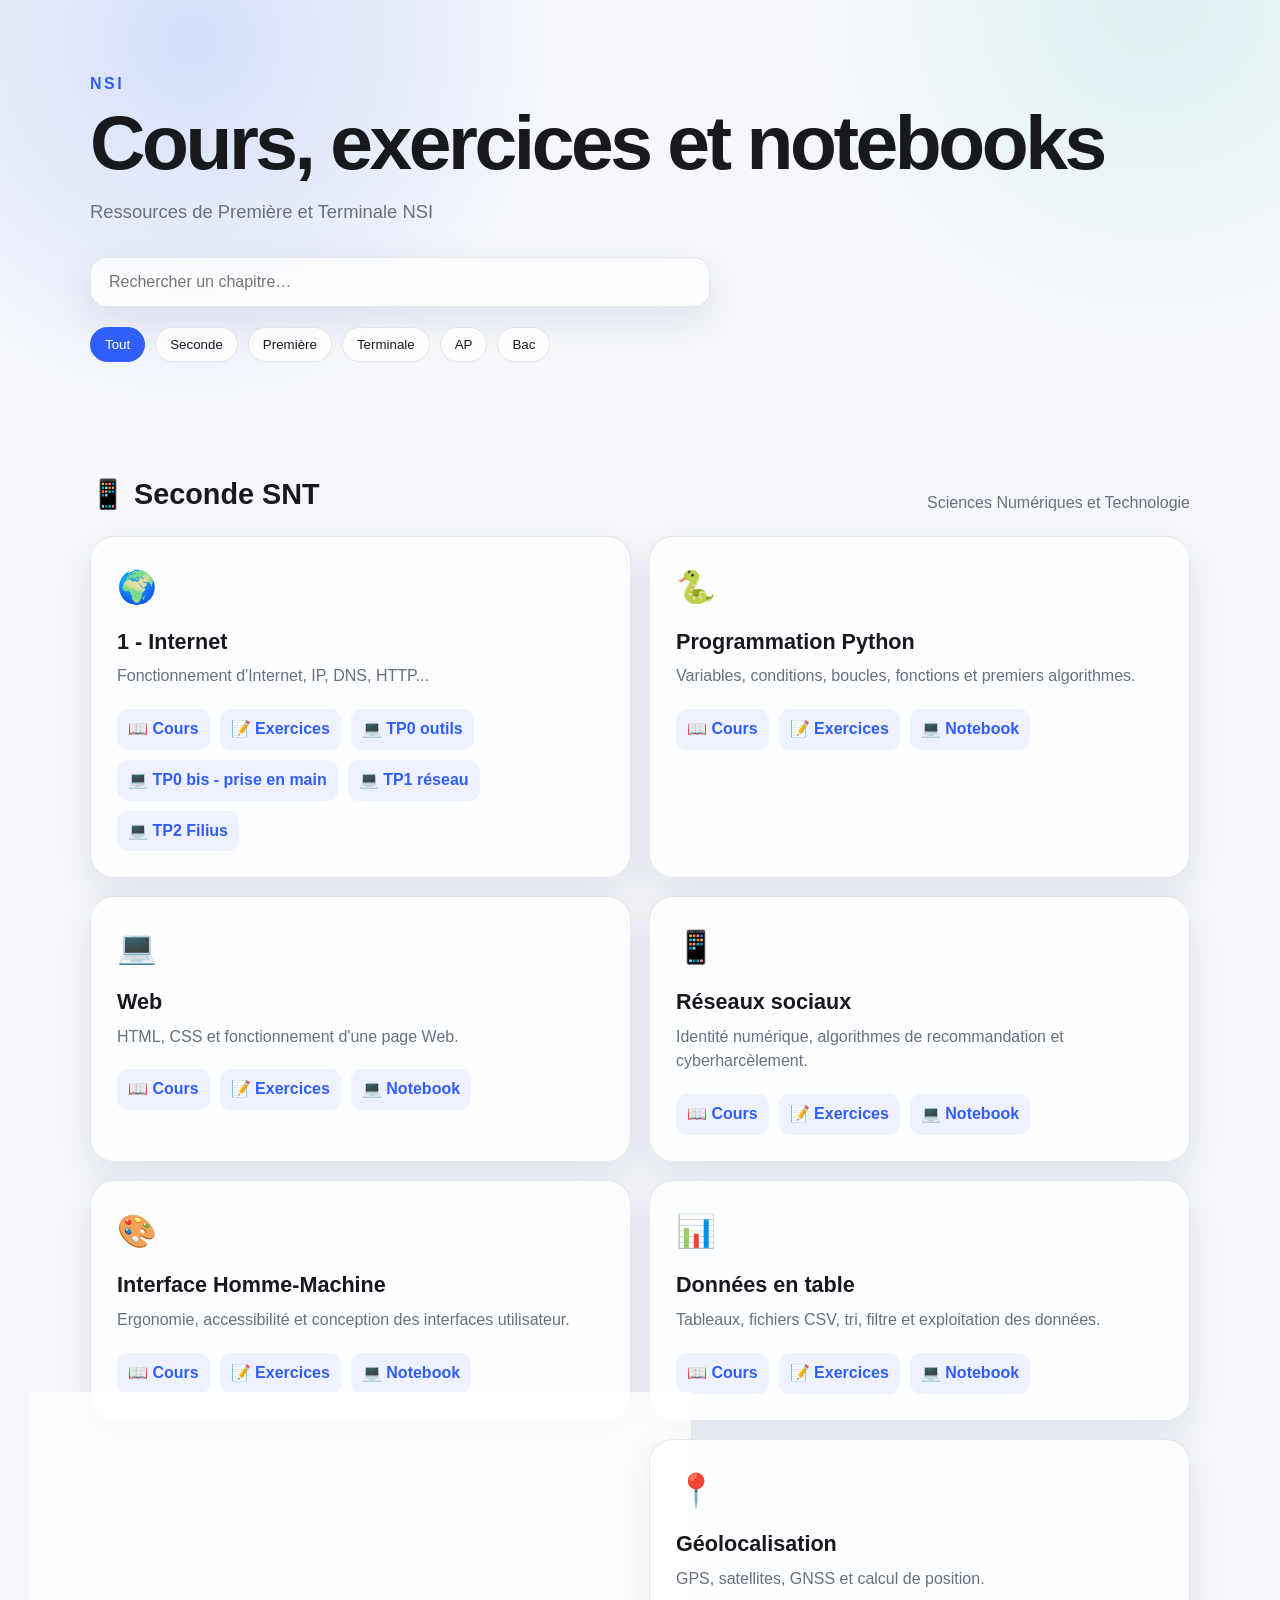
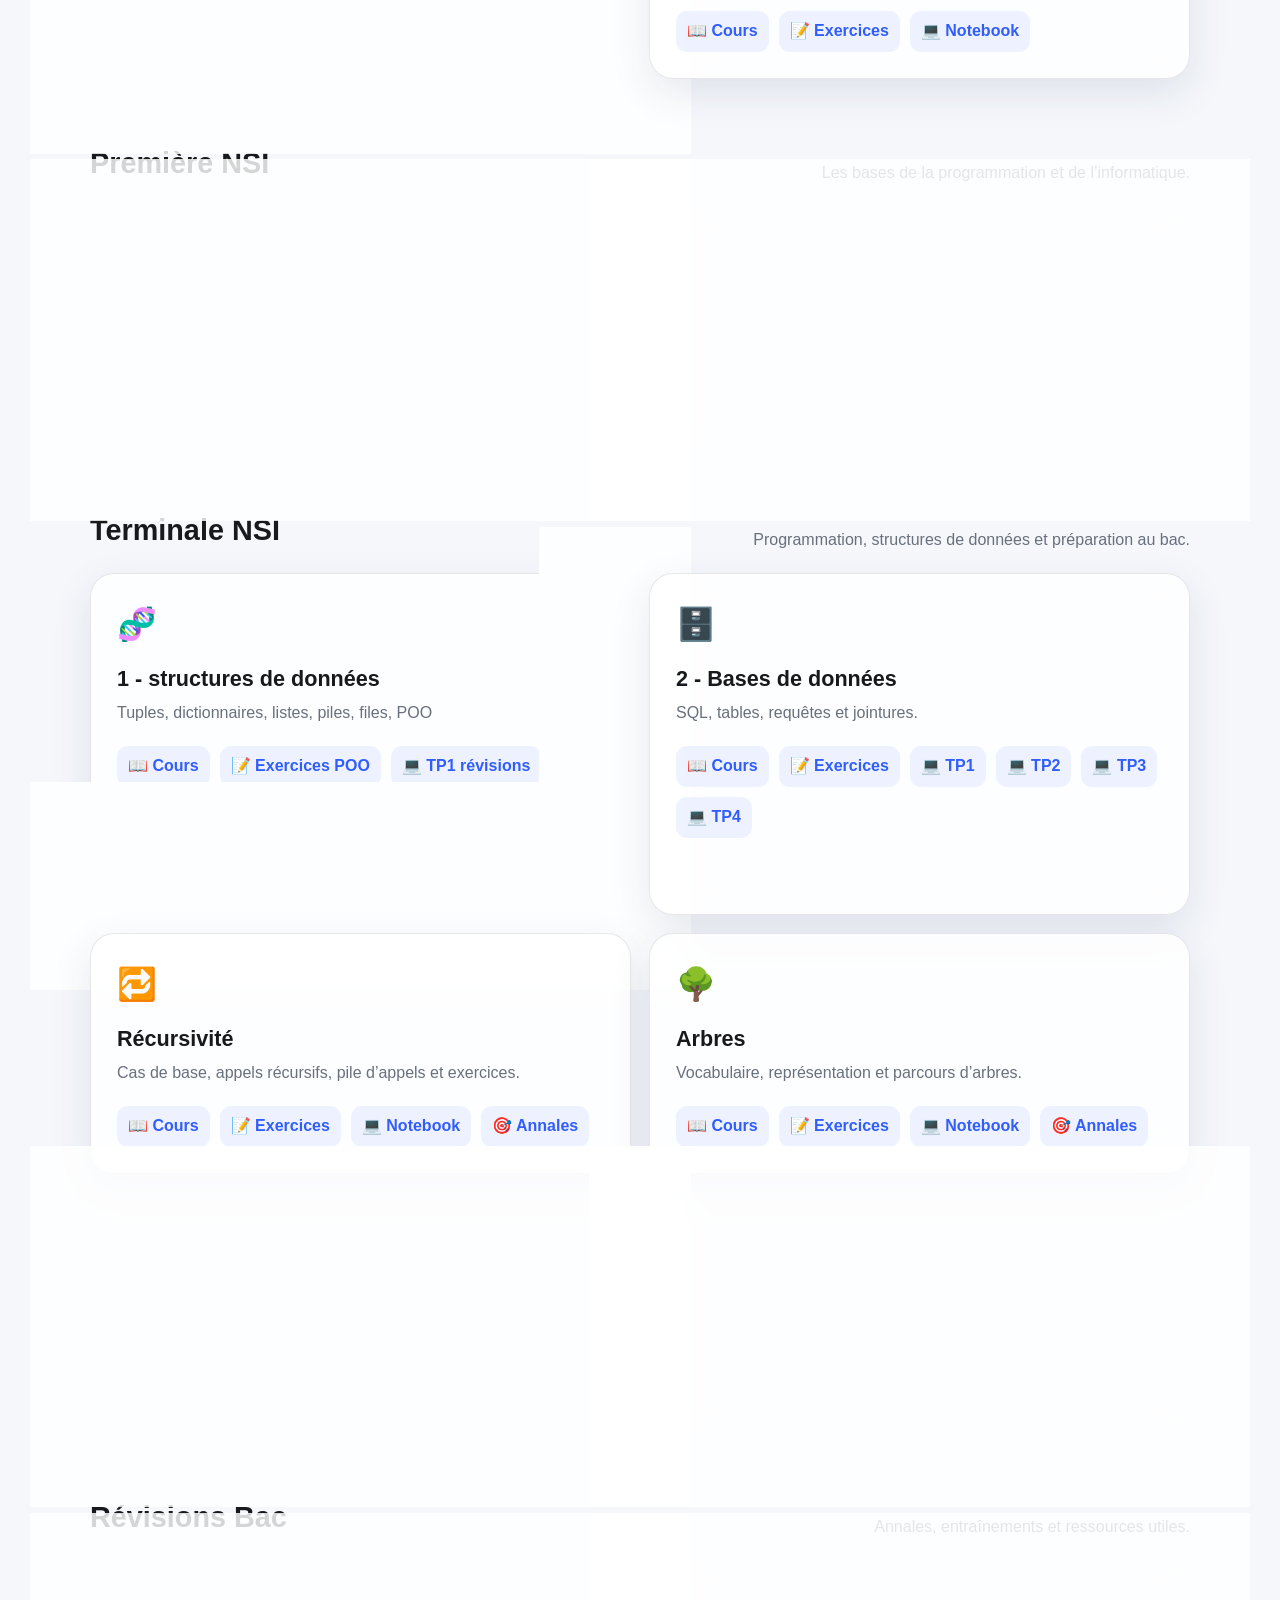
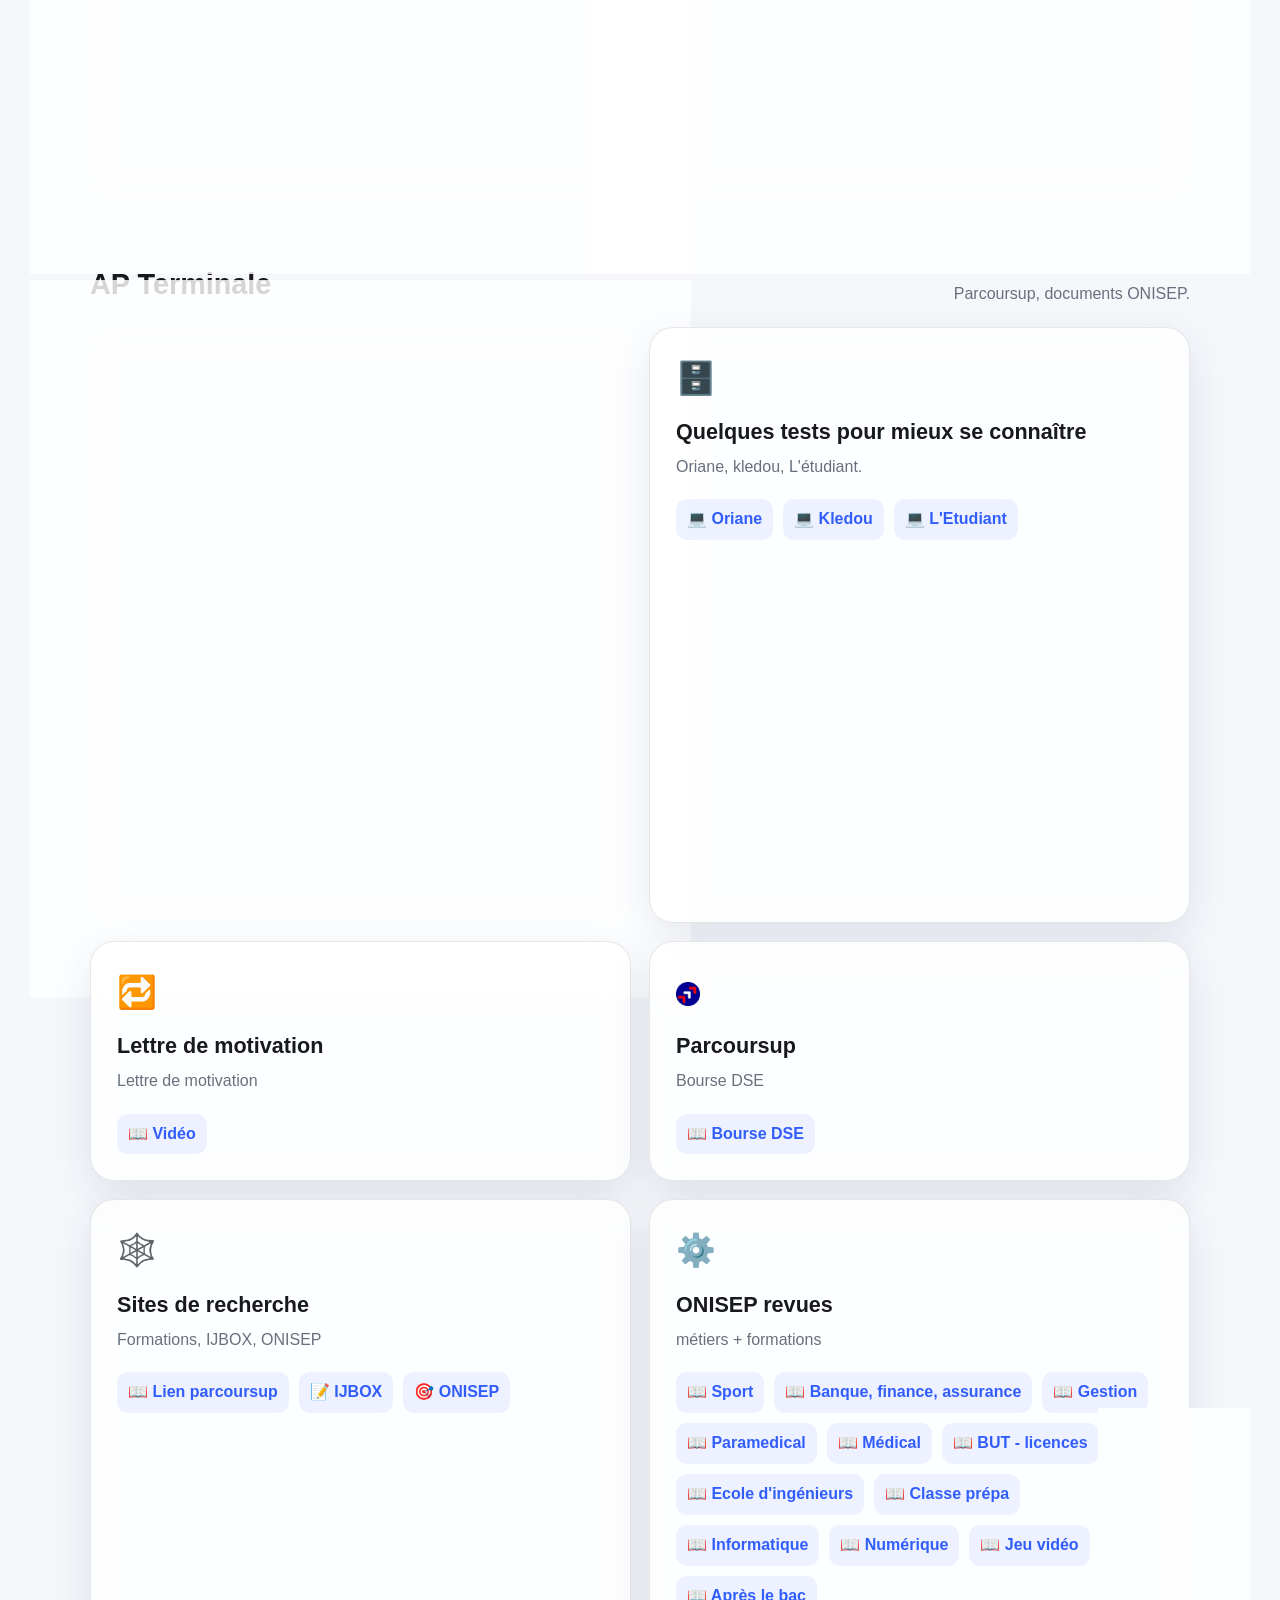
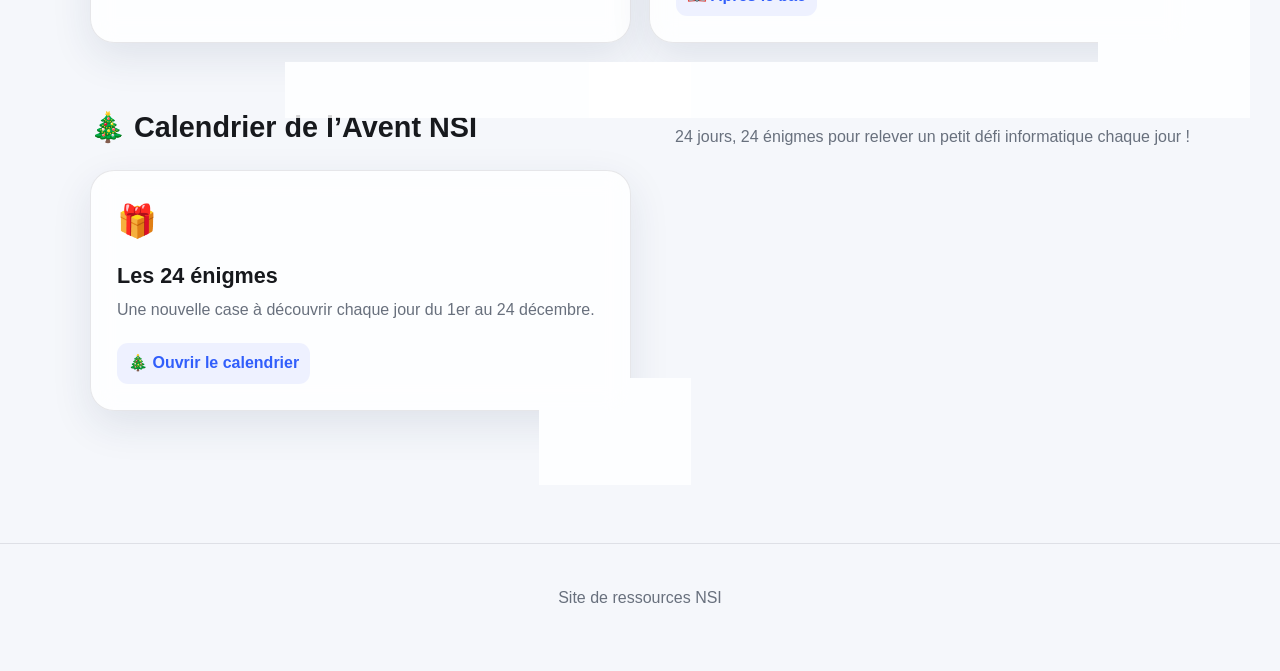
<file: index.html>
<!doctype html>
<html lang="fr">
<head>
  <meta charset="utf-8">
  <meta name="viewport" content="width=device-width, initial-scale=1">
  <title>NSI – Cours et exercices</title>
  <link rel="stylesheet" href="style.css">
</head>
<body>
  <header class="hero">
    <div class="hero-inner">
      <p class="eyebrow">NSI</p>
      <h1>Cours, exercices et notebooks</h1>
      <p class="subtitle">Ressources de Première et Terminale NSI</p>

      <div class="search-wrap">
        <input id="search" type="search" placeholder="Rechercher un chapitre…" aria-label="Rechercher">
      </div>

      <nav class="level-nav">
        <button class="filter active" data-filter="all">Tout</button>
        <button class="filter" data-filter="seconde">Seconde</button>
        <button class="filter" data-filter="premiere">Première</button>
        <button class="filter" data-filter="terminale">Terminale</button>
        <button class="filter" data-filter="terminaleAP">AP</button>
        <button class="filter" data-filter="bac">Bac</button>
      </nav>
    </div>
  </header>

  <main class="container">

<section>

  <div class="section-title">
    <h2>📱 Seconde SNT</h2>
    <p>Sciences Numériques et Technologie</p>
  </div>

  <div class="grid">

    <!-- Internet -->
    <article class="card resource-card"
             data-level="seconde"
             data-search="internet web dns ip http">

      <div class="icon">🌍</div>

      <h3>1 - Internet</h3>

      <p>Fonctionnement d'Internet, IP, DNS, HTTP...</p>

      <div class="links">
        <a href="seconde/1_internet/1_1_coursResume.pdf" target="_blank">📖 Cours</a>
        <a href="seconde/1_internet/1_1_exercicesPhotocopieInternetA5_2.pdf" target="_blank">📝 Exercices</a>
        <a href="seconde/1_internet/DivBy2_coursOutils.pdf" target="_blank">💻 TP0 outils</a>
        <a href="seconde/1_internet/TP0/Prise_en_main_SNT2_TP0.pdf" target="_blank">💻 TP0 bis - prise en main</a>
        <a href="https://capytale2.ac-paris.fr/web/c/d500-7754639/atr" target="_blank">💻 TP1 réseau</a>
        <a href="https://capytale2.ac-paris.fr/web/c/7470-11406621/atr" target="_blank">💻 TP2 Filius</a>
      </div>

    </article>
    <!-- programmation -->
    <article class="card resource-card"
         data-level="seconde"
         data-search="python programmation algorithme variables conditions boucles">

    <div class="icon">🐍</div>

    <h3>Programmation Python</h3>

    <p>Variables, conditions, boucles, fonctions et premiers algorithmes.</p>

    <div class="links">
        <a href="#">📖 Cours</a>
        <a href="#">📝 Exercices</a>
        <a href="#">💻 Notebook</a>
    </div>

   </article>


    <!-- Web -->

    <article class="card resource-card"
             data-level="seconde"
             data-search="html css web">

      <div class="icon">💻</div>

      <h3>Web</h3>

      <p>HTML, CSS et fonctionnement d'une page Web.</p>

      <div class="links">
        <a href="#">📖 Cours</a>
        <a href="#">📝 Exercices</a>
        <a href="#">💻 Notebook</a>
      </div>

    </article>
    
    <!-- réseaux sociaux -->
    <article class="card resource-card"
         data-level="seconde"
         data-search="réseaux sociaux identité numérique cyberharcèlement e-réputation">

    <div class="icon">📱</div>

    <h3>Réseaux sociaux</h3>

    <p>Identité numérique, algorithmes de recommandation et cyberharcèlement.</p>

    <div class="links">
        <a href="#">📖 Cours</a>
        <a href="#">📝 Exercices</a>
        <a href="#">💻 Notebook</a>
    </div>

    </article>
    
    <!-- IHM -->
    <article class="card resource-card"
         data-level="seconde"
         data-search="ihm interface homme machine ergonomie accessibilité">

    <div class="icon">🎨</div>

    <h3>Interface Homme-Machine</h3>

    <p>Ergonomie, accessibilité et conception des interfaces utilisateur.</p>

    <div class="links">
        <a href="#">📖 Cours</a>
        <a href="#">📝 Exercices</a>
        <a href="#">💻 Notebook</a>
    </div>

</article>

   <!-- Données en table -->
   
   <article class="card resource-card"
         data-level="seconde"
         data-search="csv tableur données table excel">

    <div class="icon">📊</div>

    <h3>Données en table</h3>

    <p>Tableaux, fichiers CSV, tri, filtre et exploitation des données.</p>

    <div class="links">
        <a href="#">📖 Cours</a>
        <a href="#">📝 Exercices</a>
        <a href="#">💻 Notebook</a>
    </div>

    </article>

   
   <!-- photographie -->
   <article class="card resource-card"
         data-level="seconde"
         data-search="photographie image pixel résolution couleur compression">

    <div class="icon">📷</div>

    <h3>Photographie numérique</h3>

    <p>Pixels, résolution, codage des couleurs et compression des images.</p>

    <div class="links">
        <a href="#">📖 Cours</a>
        <a href="#">📝 Exercices</a>
        <a href="#">💻 Notebook</a>
    </div>

    </article>
   
   <!-- géolocalisation -->
   <article class="card resource-card"
         data-level="seconde"
         data-search="gps géolocalisation satellites gnss cartographie">

    <div class="icon">📍</div>

    <h3>Géolocalisation</h3>

    <p>GPS, satellites, GNSS et calcul de position.</p>

    <div class="links">
        <a href="#">📖 Cours</a>
        <a href="#">📝 Exercices</a>
        <a href="#">💻 Notebook</a>
    </div>

    </article>


  </div>

</section>

    <section>
      <div class="section-title">
        <h2>Première NSI</h2>
        <p>Les bases de la programmation et de l’informatique.</p>
      </div>

      <div class="grid">
        
        <article class="card resource-card" data-level="premiere" data-search="python variables fonctions conditions boucles">
          <div class="icon">🐍</div>
          <h3>1 - Python (bases) </h3>
          <p>Variables, conditions, boucles et fonctions.</p>
          <div class="links">
            <a href="premiere/structuresDonnees/1_1_coursResumeProgVariables_NSI_A4_2.pdf" target="_blank">📖 Cours</a>
            <!--a href="#">📝 Exercices</a-->
            <a href="https://capytale2.ac-paris.fr/web/c/5b1e-11401341/atr" target="_blank">💻 TP1 </a>
            <a href="https://capytale2.ac-paris.fr/web/c/ac49-11401356/atr" target="_blank">💻 TP2 </a>
          </div>
        </article>

        <article class="card resource-card" data-level="premiere" data-search="réseaux internet tcp ip dns routeur switch">
          <div class="icon">🌐</div>
          <h3>Réseaux</h3>
          <p>Internet, TCP/IP, DNS, routeurs et paquets.</p>
          <div class="links">
            <a href="#">📖 Cours</a>
            <a href="#">📝 Exercices</a>
            <a href="#">🔗 Ressources</a>
          </div>
        </article>
      </div>
    </section>

    <section>
      <div class="section-title">
        <h2>Terminale NSI</h2>
        <p>Programmation, structures de données et préparation au bac.</p>
      </div>

      <div class="grid">
        
        <article class="card resource-card" data-level="terminale" data-search="graphes sommets arêtes parcours bfs dfs">
          <div class="icon">🧬 </div>
          <h3>1 - structures de données</h3>
          <p>Tuples, dictionnaires, listes, piles, files, POO</p>
          <div class="links">
            <a href="terminale/1_StructureDonnees/Cours/1_1_coursStructuresDeDonnees_PourEleves3.pdf" target="_blank">📖 Cours</a>
            <a href="terminale/1_StructureDonnees/Exos/Exercices2.pdf" target="_blank">📝 Exercices POO</a>
            <a href="https://capytale2.ac-paris.fr/web/c/c633-11382351/atr" target="_blank">💻 TP1 révisions</a>
            <a href="https://capytale2.ac-paris.fr/web/c/a87a-11382483/atr" target="_blank">💻 TP2 POO parking</a>
            <a href="https://capytale2.ac-paris.fr/web/c/fea7-11382501/atr" target="_blank">💻 Devoirs (POO) </a>
            <a href="https://capytale2.ac-paris.fr/web/c/f587-11382563/atr" target="_blank">💻 TP3 Piles/Files</a>
          </div>
        </article>


        <article class="card resource-card"
         data-level="terminale"
         data-search="bases de données sql relation jointure">

        <div class="icon">🗄️</div>

        <h3>2 - Bases de données</h3>

        <p>SQL, tables, requêtes et jointures.</p>

        <div class="links">
            <a href="terminale/2_BasesDeDonnees/Cours/1_1_coursBD2.pdf" target="_blank">📖 Cours</a>
            <a href="terminale/2_BasesDeDonnees/TD/RV_1_1_ExercicesBD.pdf" target="_blank">📝 Exercices</a>
            <a href="https://capytale2.ac-paris.fr/web/c/c028-11383329/atr" target="_blank">💻 TP1</a>
            <a href="https://capytale2.ac-paris.fr/web/c/4b9a-11383330/atr" target="_blank">💻 TP2</a>
            <a href="https://capytale2.ac-paris.fr/web/c/9034-11383339/atr" target="_blank">💻 TP3</a>
            <a href="https://capytale2.ac-paris.fr/web/c/f5af-11383318/atr" target="_blank">💻 TP4</a>
        </div>

        </article>
        
        
        <article class="card resource-card" data-level="terminale" data-search="récursivité récursif fibonacci factorielle">
          <div class="icon">🔁</div>
          <h3>Récursivité</h3>
          <p>Cas de base, appels récursifs, pile d’appels et exercices.</p>
          <div class="links">
            <a href="#">📖 Cours</a>
            <a href="#">📝 Exercices</a>
            <a href="#">💻 Notebook</a>
            <a href="#">🎯 Annales</a>
          </div>
        </article>

        <article class="card resource-card" data-level="terminale" data-search="arbres racine feuille noeud parcours binaire">
          <div class="icon">🌳</div>
          <h3>Arbres</h3>
          <p>Vocabulaire, représentation et parcours d’arbres.</p>
          <div class="links">
            <a href="#">📖 Cours</a>
            <a href="#">📝 Exercices</a>
            <a href="#">💻 Notebook</a>
            <a href="#">🎯 Annales</a>
          </div>
        </article>

        <article class="card resource-card" data-level="terminale" data-search="graphes sommets arêtes parcours bfs dfs">
          <div class="icon">🕸️</div>
          <h3>Graphes</h3>
          <p>Sommets, arêtes, parcours et applications.</p>
          <div class="links">
            <a href="#">📖 Cours</a>
            <a href="#">📝 Exercices</a>
            <a href="#">🎯 Annales</a>
          </div>
        </article>

        <article class="card resource-card" data-level="terminale" data-search="paradigmes impératif objet fonctionnel procédural récursivité">
          <div class="icon">⚙️</div>
          <h3>Paradigmes</h3>
          <p>Impératif, objet, fonctionnel et techniques de programmation.</p>
          <div class="links">
            <a href="#">📖 Cours</a>
            <a href="#">📝 Exercices</a>
            <a href="#">💻 Notebook</a>
          </div>
        </article>
      </div>
    </section>

    <section>
      <div class="section-title">
        <h2>Révisions Bac</h2>
        <p>Annales, entraînements et ressources utiles.</p>
      </div>

      <div class="grid">
        <article class="card resource-card" data-level="bac" data-search="bac annales sujets exercices">
          <div class="icon">🎯</div>
          <h3>Annales</h3>
          <p>Sujets classés par thème pour s’entraîner progressivement.</p>
          <div class="links">
            <a href="#">📚 Sujets</a>
            <a href="#">🧭 Par thème</a>
          </div>
        </article>

        <article class="card resource-card" data-level="bac" data-search="capytale basthon pix liens utiles">
          <div class="icon">🔗</div>
          <h3>Liens utiles</h3>
          <p>Accès rapide aux plateformes utilisées en cours.</p>
          <div class="links">
            <a href="#">Capytale</a>
            <a href="#">Basthon</a>
            <a href="#">Pix</a>
          </div>
        </article>
      </div>
    </section>

    <section>
      <div class="section-title">
        <h2>AP Terminale</h2>
        <p>Parcoursup, documents ONISEP.</p>
      </div>

      <div class="grid">
        
        <article class="card resource-card" data-level="terminaleAP" data-search="parcoursup ONISEP">
          <!--div class="icon">🧬 </div-->
          <div class="icon">
              <img src="AP_terminale2/parcoursupLogo.jpeg" alt="Icône Parcoursup" width="24" height="24" style="vertical-align: middle;">
          </div>
          <h3>Documents</h3>
          <p>Parcoursup, outils</p>
          <div class="links">
            <a href="AP_terminale2/documents/Fiche individuelle élève_GG.pdf" target="_blank">📖 Fiche individuelle - séance 1</a>
            <a href="AP_terminale2/documents/parcoursup-2026-en-3-atapes_lhqeycve9er.pdf" target="_blank">📝 Parcoursup</a>
            <a href="https://www.onisep.fr" target="_blank">💻 ONISEP</a>
            <a href="AP_terminale/documents/m-mo-l-ve-onisep-892.pdf" target="_blank">💻 Mémo parcoursup </a>
            <a href="https://www.onisep.fr/avenir-s/accompagner-les-eleves/ressources/parcoursup-accompagner-au-mieux-vos-eleves/parcoursup-des-fiches-pratiques-pour-accompagner-vos-eleves" target="_blank">💻 Fiches ONISEP enseignants / élèves </a>
            <a href="https://www.ac-reims.fr/outils-pour-les-professeurs-principaux-de-terminale-126312" target="_blank">💻 Outils - PP Terminale</a>

            <a href="https://eduscol.education.gouv.fr/5373/mieux-accompagner-pour-une-orientation-plus-juste-les-ambitions-du-plan-avenir?utm_source=chatgpt.com" target="_blank">💻 Eduscol </a>
            <a href="https://www.calameo.com/read/000037547366250ae4355" target="_blank">💻 Brochure PP</a>
             <a href="https://www.parcoursup.gouv.fr/faq/thematiques/fonctionnement-de-parcoursup" target="_blank">💻 Foire aux questions - Parcoursup  </a>
            <a href="https://reso-avenirs.onisep.fr/connaissance-de-soi-et-construction-de-son-projet/preparer-son-orientation-en-1re-et-en-terminale-generale-ou-technologique?utm_source=chatgpt.com" target="_blank">💻 Séquence avenirs</a>
            <a href="https://app.avenirs.onisep.fr/pages/outils-classe?uai=0133195C&idClass=651126614930904034" target="_blank">💻 Avenirs - se connecter </a>
            <a href="https://www.parcoursup.gouv.fr/trouver-une-formation/quelles-formations-sont-accessibles-sur-parcoursup-1318" target="_blank">💻 Parcoursup - Trouver une formation</a>
            <a href="https://gestion.parcoursup.fr/GestionSpring/public/espacePP/ressources#titre-sous-rubrique-fa" target="_blank">💻 Gestion Parcoursup</a>
      
          </div>
        </article>


        <article class="card resource-card"
         data-level="terminaleAP"
         data-search="tests">

        <div class="icon">🗄️</div>

        <h3>Quelques tests pour mieux se connaître</h3>

        <p>Oriane, kledou, L'étudiant.</p>

        <div class="links">
            <a href="https://oriane.info/sorienter" target="_blank">💻 Oriane</a>
            <a href="https://kledou.fr/test-dorientation/" target="_blank">💻 Kledou</a>
            <a href="https://www.letudiant.fr/test.html" target="_blank">💻 L'Etudiant</a>
            <!--a href="https://capytale2.ac-paris.fr/web/c/f5af-11383318/atr" target="_blank">💻 Résultats (lien nuage à faire)</a-->
        </div>

        </article>
        
        
        <article class="card resource-card" data-level="terminaleAP" data-search="lettre de motivation">
          <div class="icon">🔁</div>
          <h3>Lettre de motivation</h3>
          <p>Lettre de motivation</p>
          <div class="links">
            <a href="AP_terminale2/LettreMotivation/Parcoursup _ nos conseils pour rédiger une lettre de motivation.mp4" target="_blank">📖 Vidéo</a>
          </div>
        </article>

        <article class="card resource-card" data-level="terminaleAP" data-search="bourse DSE">
          <div class="icon">
              <img src="AP_terminale2/parcoursupLogo.jpeg" alt="Icône Parcoursup" width="24" height="24" style="vertical-align: middle;">
          </div>
          <h3>Parcoursup</h3>
          <p>Bourse DSE</p>
          <div class="links">
            <a href="https://www.etudiant.gouv.fr/fr" target="_blank">📖 Bourse DSE</a>

          </div>
        </article>

        <article class="card resource-card" data-level="terminaleAP" data-search="IJBOX recherche formation">
          <div class="icon">🕸️</div>
          <h3>Sites de recherche</h3>
          <p>Formations, IJBOX, ONISEP</p>
          <div class="links">
            <a href="https://www.parcoursup.gouv.fr/" target="_blank">📖 Lien parcoursup</a>
            <a href="https://www.ijbox.fr/" target="_blank">📝 IJBOX</a>
            <a href="https://www.onisep-services.fr/?ticket=ST-1574-FmsOEL8TJKxy2u7pH132qv-2X6s-onisep-vm-prod-auth1" target="_blank">🎯 ONISEP</a>
          </div>
        </article>

        <article class="card resource-card" data-level="terminaleAP" data-search="revues ONISEP">
          <div class="icon">⚙️</div>
          <h3>ONISEP revues</h3>
          <p>métiers + formations</p>
          <div class="links">
            <a href="AP_terminale2/OnisepRevues/PARCOURS-221-PDF-SPORT.pdf" target="_blank">📖 Sport</a>
            <a href="AP_terminale2/OnisepRevues/PARCOURS-202-PDF-LES-METIERS-DE-LA-BANQUE-FINANCES.pdf" target="_blank">📖 Banque, finance, assurance</a>
            <a href="AP_terminale2/OnisepRevues/PARCOURS-192-PDF-LES-METIERS-DE-LA-GESTION.pdf" target="_blank">📖 Gestion</a>
            <a href="AP_terminale2/OnisepRevues/PARCOURS-203-PDF-LES-METIERS-DU-PARAMEDICAL.pdf" target="_blank">📖 Paramedical</a>
            <a href="AP_terminale2/OnisepRevues/PARCOURS-193-PDF-LES-METIERS-DU-MEDICAL.pdf" target="_blank">📖 Médical</a>
            <a href="AP_terminale2/OnisepRevues/Onisep_PANORAMA_ONISEP_BUT-LICENCES.pdf" target="_blank">📖 BUT - licences</a>
            <a href="AP_terminale2/OnisepRevues/ONISEP_DOSSIERS_ECOLES-INGENIEURS_26.pdf" target="_blank">📖 Ecole d'ingénieurs</a>
            <a href="AP_terminale2/OnisepRevues/ONISEP-DOSSIERS-CLASSES_PREPA.pdf" target="_blank">📖 Classe prépa</a>
            <a href="AP_terminale2/OnisepRevues/PARCOURS-205-PDF-LES-METIERS-DE-L-INFORMATIQUE.pdf" target="_blank">📖 Informatique</a>
            <a href="AP_terminale2/OnisepRevues/PARCOURS-NUMERIQUE.pdf" target="_blank">📖 Numérique</a>
            <a href="AP_terminale2/OnisepRevues/PARCOURS-207-PDF-LES-METIERS-DU-JEU-VIDEO.pdf" target="_blank">📖 Jeu vidéo</a>
            <a href="AP_terminale2/OnisepRevues/ONISEP_DOSSIERS_APRES-BAC_25.pdf" target="_blank">📖 Après le bac</a>

          </div>
        </article>
      </div>
    </section>

    <section>
      <div class="section-title">
        <h2>🎄 Calendrier de l’Avent NSI</h2>
        <p>24 jours, 24 énigmes pour relever un petit défi informatique chaque jour !</p>
      </div>

      <div class="grid">
        <article class="card resource-card" data-level="avent" data-search="avent calendrier énigmes défis noël python logique nsi">
          <div class="icon">🎁</div>
          <h3>Les 24 énigmes</h3>
          <p>Une nouvelle case à découvrir chaque jour du 1er au 24 décembre.</p>
          <div class="links">
            <a href="avent/index.html" target="_blank">🎄 Ouvrir le calendrier</a>
          </div>
        </article>
      </div>
    </section>

<section>

    <div id="no-result" class="no-result" hidden>
      Aucun chapitre ne correspond à votre recherche.
    </div>
  </main>

  <footer>
    <p>Site de ressources NSI</p>
  </footer>

  <script src="script.js"></script>
</body>
</html>
</file>
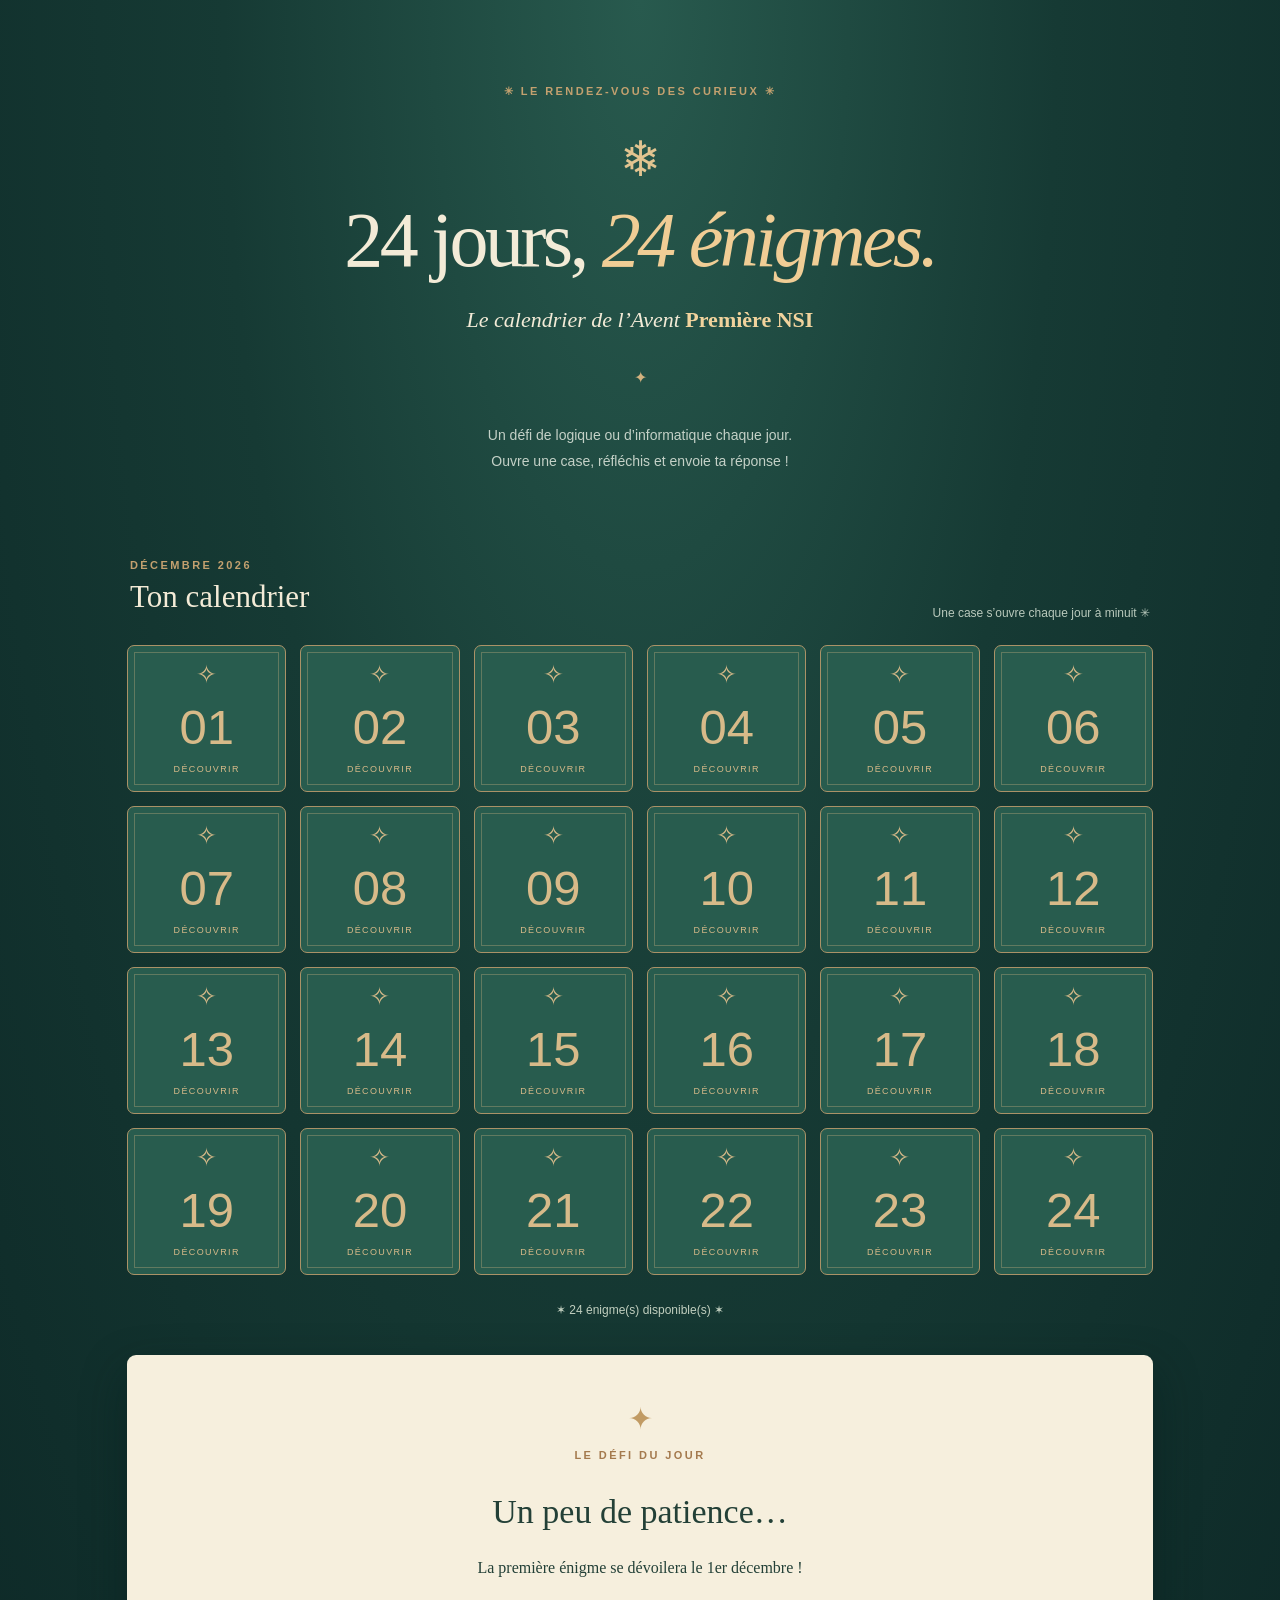
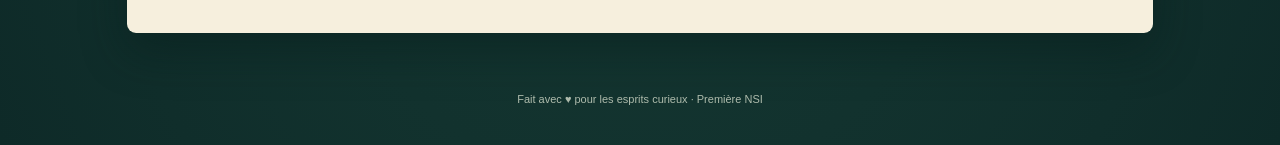
<file: avent/index.html>
<!doctype html>
<html lang="fr">
<head>
  <meta charset="UTF-8">
  <meta name="viewport" content="width=device-width, initial-scale=1">
  <meta name="description" content="24 énigmes de Première NSI, une chaque jour de décembre.">
  <title>Calendrier de l’Avent · Première NSI</title>
  <link rel="stylesheet" href="style.css">
  <script src="enigmes.js" defer></script>
  <script src="script.js" defer></script>
</head>
<body>
  <main>
    <header>
      <p class="overline">✳ LE RENDEZ-VOUS DES CURIEUX ✳</p>
      <div class="snow">❄</div>
      <h1>24 jours, <em>24 énigmes.</em></h1>
      <p class="subtitle">Le calendrier de l’Avent <strong>Première NSI</strong></p>
      <div class="flourish">✦</div>
      <p class="intro">Un défi de logique ou d’informatique chaque jour.<br>Ouvre une case, réfléchis et envoie ta réponse !</p>
    </header>
    <section class="container" aria-label="Calendrier">
      <div class="section-heading">
        <div><span class="overline">DÉCEMBRE 2026</span><h2>Ton calendrier</h2></div>
        <span class="hint">Une case s’ouvre chaque jour à minuit ✳</span>
      </div>
      <div id="grid" class="grid"></div>
      <p id="status" class="status" aria-live="polite"></p>
      <article id="challenge" class="challenge" aria-live="polite">
        <span class="star">✦</span>
        <p class="overline">LE DÉFI DU JOUR</p>
        <h2>Un peu de patience…</h2>
        <p>La première énigme se dévoilera le 1er décembre !</p>
      </article>
    </section>
  </main>
  <footer>Fait avec ♥ pour les esprits curieux · Première NSI</footer>
</body>
</html>
</file>
<file: style.css>
* { box-sizing: border-box; }

:root {
  --bg: #f5f7fb;
  --card: rgba(255,255,255,.82);
  --text: #17191d;
  --muted: #68707d;
  --line: rgba(20, 28, 40, .10);
  --accent: #315efb;
  --shadow: 0 14px 40px rgba(30, 50, 90, .10);
}

@media (prefers-color-scheme: dark) {
  :root {
    --bg: #101216;
    --card: rgba(28,31,38,.92);
    --text: #f3f5f8;
    --muted: #abb2bd;
    --line: rgba(255,255,255,.10);
    --accent: #7c9cff;
    --shadow: 0 14px 40px rgba(0,0,0,.28);
  }
}

html { scroll-behavior: smooth; }

body {
  margin: 0;
  font-family: -apple-system, BlinkMacSystemFont, "Segoe UI", Roboto, Helvetica, Arial, sans-serif;
  background: var(--bg);
  color: var(--text);
  line-height: 1.55;
}

.hero {
  padding: 72px 20px 46px;
  background:
    radial-gradient(circle at 15% 10%, rgba(49,94,251,.16), transparent 32%),
    radial-gradient(circle at 90% 0%, rgba(75,192,180,.12), transparent 28%);
}

.hero-inner, .container {
  width: min(1100px, 92vw);
  margin: 0 auto;
}

.eyebrow {
  margin: 0 0 8px;
  font-weight: 800;
  letter-spacing: .16em;
  color: var(--accent);
}

h1 {
  margin: 0;
  font-size: clamp(2.4rem, 6vw, 4.8rem);
  line-height: .98;
  letter-spacing: -.045em;
}

.subtitle {
  margin: 18px 0 30px;
  color: var(--muted);
  font-size: 1.15rem;
}

.search-wrap { max-width: 620px; }

#search {
  width: 100%;
  border: 1px solid var(--line);
  background: var(--card);
  color: var(--text);
  padding: 15px 18px;
  border-radius: 16px;
  font-size: 1rem;
  outline: none;
  box-shadow: var(--shadow);
}

#search:focus { border-color: var(--accent); }

.level-nav {
  display: flex;
  gap: 10px;
  flex-wrap: wrap;
  margin-top: 20px;
}

.filter {
  border: 1px solid var(--line);
  background: var(--card);
  color: var(--text);
  padding: 9px 14px;
  border-radius: 999px;
  cursor: pointer;
}

.filter.active {
  background: var(--accent);
  border-color: var(--accent);
  color: white;
}

.container { padding: 20px 0 70px; }

section { margin: 44px 0 62px; }

.section-title {
  display: flex;
  justify-content: space-between;
  align-items: end;
  gap: 20px;
  margin-bottom: 20px;
}

.section-title h2 {
  margin: 0;
  font-size: 1.8rem;
}

.section-title p {
  margin: 0;
  color: var(--muted);
}

.grid {
  display: grid;
  grid-template-columns: repeat(2, minmax(0, 1fr));
  gap: 18px;
}

.card {
  padding: 26px;
  border-radius: 24px;
  background: var(--card);
  border: 1px solid var(--line);
  box-shadow: var(--shadow);
  backdrop-filter: blur(12px);
  transition: transform .2s ease, border-color .2s ease;
}

.card:hover {
  transform: translateY(-3px);
  border-color: rgba(49,94,251,.35);
}

.icon { font-size: 2rem; }

.card h3 {
  margin: 12px 0 6px;
  font-size: 1.35rem;
}

.card p {
  margin: 0 0 20px;
  color: var(--muted);
}

.links {
  display: flex;
  flex-wrap: wrap;
  gap: 10px;
}

.links a {
  text-decoration: none;
  color: var(--accent);
  background: rgba(49,94,251,.08);
  padding: 8px 11px;
  border-radius: 11px;
  font-weight: 650;
}

.links a:hover { text-decoration: underline; }

.no-result {
  padding: 25px;
  text-align: center;
  color: var(--muted);
}

footer {
  border-top: 1px solid var(--line);
  padding: 26px 20px 45px;
  text-align: center;
  color: var(--muted);
}

@media (max-width: 760px) {
  .hero { padding-top: 48px; }
  .grid { grid-template-columns: 1fr; }
  .section-title { display: block; }
  .section-title p { margin-top: 6px; }
}
</file>
<file: avent/style.css>
*{box-sizing:border-box}body{margin:0;color:#f3ebd7;background:radial-gradient(ellipse at top,#285a4e,#163a34 46%,#0e2a28);font-family:Georgia,'Times New Roman',serif}header{text-align:center;padding:72px 20px 48px}.overline{color:#c3a16f;font:700 11px/1.6 Arial,sans-serif;letter-spacing:.22em}.snow{font-size:49px;color:#e2c490;margin:30px auto 7px}h1{font-weight:400;font-size:clamp(42px,7vw,78px);letter-spacing:-.045em;margin:0}h1 em{color:#f0cd95}.subtitle{font-style:italic;font-size:22px}.subtitle strong{font-style:normal;color:#f1d39d}.flourish{color:#d3b27f;margin:35px auto}.intro{color:#c4d1c7;font:14px/1.9 Arial,sans-serif}.container{max-width:1070px;padding:0 22px;margin:auto}.section-heading{display:flex;align-items:end;justify-content:space-between;margin:18px 3px 25px;gap:16px}.section-heading h2{font-weight:400;font-size:31px;margin:5px 0}.hint{color:#b9c9bc;font:12px Arial,sans-serif}.grid{display:grid;grid-template-columns:repeat(6,minmax(0,1fr));gap:14px}.door{cursor:not-allowed;background:#184239;border:1px solid #aa9267;border-radius:7px;box-shadow:inset 0 0 0 6px #184239,inset 0 0 0 7px #a59c7060;color:#d7ba89;opacity:.5;min-height:147px;display:flex;flex-direction:column;align-items:center;justify-content:space-between;padding:14px 3px 17px}.symbol{font-size:25px}.number{font-size:clamp(31px,4vw,49px)}.foot{font:9px Arial,sans-serif;letter-spacing:.15em}.door.available{opacity:1;cursor:pointer;background:#285c4e;box-shadow:inset 0 0 0 6px #285c4e,inset 0 0 0 7px #bfaa7d60}.door.available:hover,.door.available:focus-visible{transform:translateY(-4px);outline:2px solid #f1ca8c}.door.active{background:#9d543f;box-shadow:inset 0 0 0 6px #9d543f,inset 0 0 0 7px #e2c297}.status{text-align:center;color:#c1cfbf;font:12px Arial,sans-serif;margin:28px auto 38px}.challenge{background:#f6efdd;color:#234037;text-align:center;border-radius:9px;padding:46px 25px 40px;margin-bottom:60px;box-shadow:0 18px 45px #071b1977}.challenge .overline{color:#a47a4e}.challenge h2{font-weight:400;font-size:34px}.star{color:#c19b64;font-size:30px}.statement{white-space:pre-wrap;overflow-wrap:anywhere;text-align:left;max-width:620px;margin:25px auto;padding:24px;background:#fffaf0;border:1px solid #e6d7be;border-radius:6px;font:15px/1.7 ui-monospace,Consolas,monospace}.answer-link{display:inline-block;margin:10px auto;background:#9e543f;color:white;text-decoration:none;padding:16px 27px;border-radius:5px;font:700 14px Arial,sans-serif}.answer-link:hover{background:#7e3e30}.note,.missing{color:#737b72;font:12px/1.7 Arial,sans-serif}.missing{color:#9e543f}footer{text-align:center;color:#aebbac;font:11px Arial,sans-serif;padding:0 15px 40px}@media(max-width:700px){header{padding:42px 12px 35px}.container{padding:0 12px}.section-heading{align-items:start;flex-direction:column}.grid{grid-template-columns:repeat(4,1fr);gap:9px}.door{min-height:111px;padding:10px 3px 12px}.symbol{font-size:17px}.foot{font-size:7px}.challenge{padding:33px 20px}.statement{padding:18px;font-size:13px}.hint{font-size:11px}}
</file>
